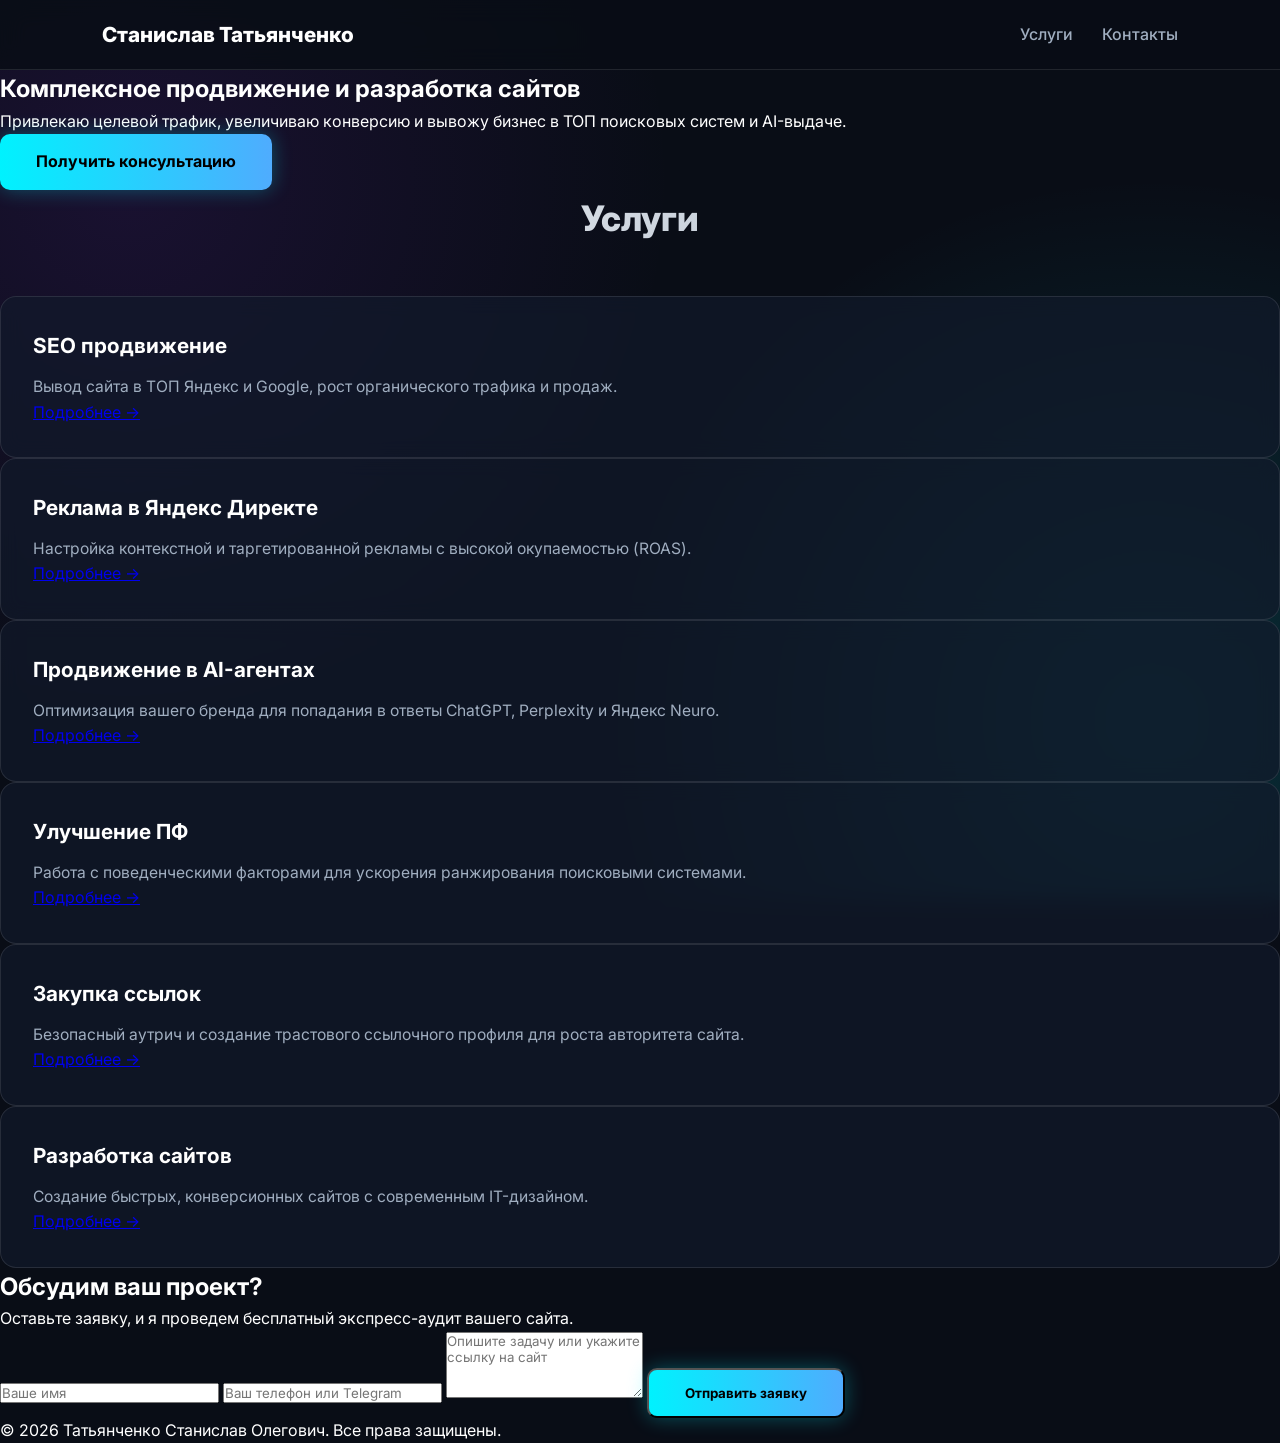
<file: index.html>
<!DOCTYPE html>
<html lang="ru">
<head>
  <meta charset="UTF-8">
  <meta name="viewport" content="width=device-width, initial-scale=1.0">
  <title>Татьянченко Станислав — Комплексное продвижение сайтов</title>
  <link rel="stylesheet" href="style.css">
</head>
<body>

  <header>
    <a href="index.html" class="logo">Станислав Татьянченко</a>
    <nav>
      <a href="#services">Услуги</a>
      <a href="#contact">Контакты</a>
    </nav>
  </header>

  <section class="hero">
    <h1>Комплексное продвижение и разработка сайтов</h1>
    <p>Привлекаю целевой трафик, увеличиваю конверсию и вывожу бизнес в ТОП поисковых систем и AI-выдаче.</p>
    <a href="#contact" class="btn">Получить консультацию</a>
  </section>

  <section class="services" id="services">
    <h2 class="section-title">Услуги</h2>
    <div class="grid">

      <div class="card">
        <h3>SEO продвижение</h3>
        <p>Вывод сайта в ТОП Яндекс и Google, рост органического трафика и продаж.</p>
        <a href="services/seo.html">Подробнее &rarr;</a>
      </div>

      <div class="card">
        <h3>Реклама в Яндекс Директе</h3>
        <p>Настройка контекстной и таргетированной рекламы с высокой окупаемостью (ROAS).</p>
        <a href="services/direct.html">Подробнее &rarr;</a>
      </div>

      <div class="card">
        <h3>Продвижение в AI-агентах</h3>
        <p>Оптимизация вашего бренда для попадания в ответы ChatGPT, Perplexity и Яндекс Neuro.</p>
        <a href="services/ai-agents.html">Подробнее &rarr;</a>
      </div>

      <div class="card">
        <h3>Улучшение ПФ</h3>
        <p>Работа с поведенческими факторами для ускорения ранжирования поисковыми системами.</p>
        <a href="services/pf.html">Подробнее &rarr;</a>
      </div>

      <div class="card">
        <h3>Закупка ссылок</h3>
        <p>Безопасный аутрич и создание трастового ссылочного профиля для роста авторитета сайта.</p>
        <a href="services/linkbuilding.html">Подробнее &rarr;</a>
      </div>

      <div class="card">
        <h3>Разработка сайтов</h3>
        <p>Создание быстрыx, конверсионных сайтов с современным IT-дизайном.</p>
        <a href="services/web-dev.html">Подробнее &rarr;</a>
      </div>

    </div>
  </section>

  <section class="contact-section" id="contact">
    <h2>Обсудим ваш проект?</h2>
    <p>Оставьте заявку, и я проведем бесплатный экспресс-аудит вашего сайта.</p>
    <form class="form" id="contactForm">
      <input type="text" placeholder="Ваше имя" required>
      <input type="tel" placeholder="Ваш телефон или Telegram" required>
      <textarea rows="4" placeholder="Опишите задачу или укажите ссылку на сайт"></textarea>
      <button type="submit" class="btn">Отправить заявку</button>
    </form>
  </section>

  <footer>
    <p>&copy; 2026 Татьянченко Станислав Олегович. Все права защищены.</p>
  </footer>

  <script src="script.js"></script>
</body>
</html>
</file>
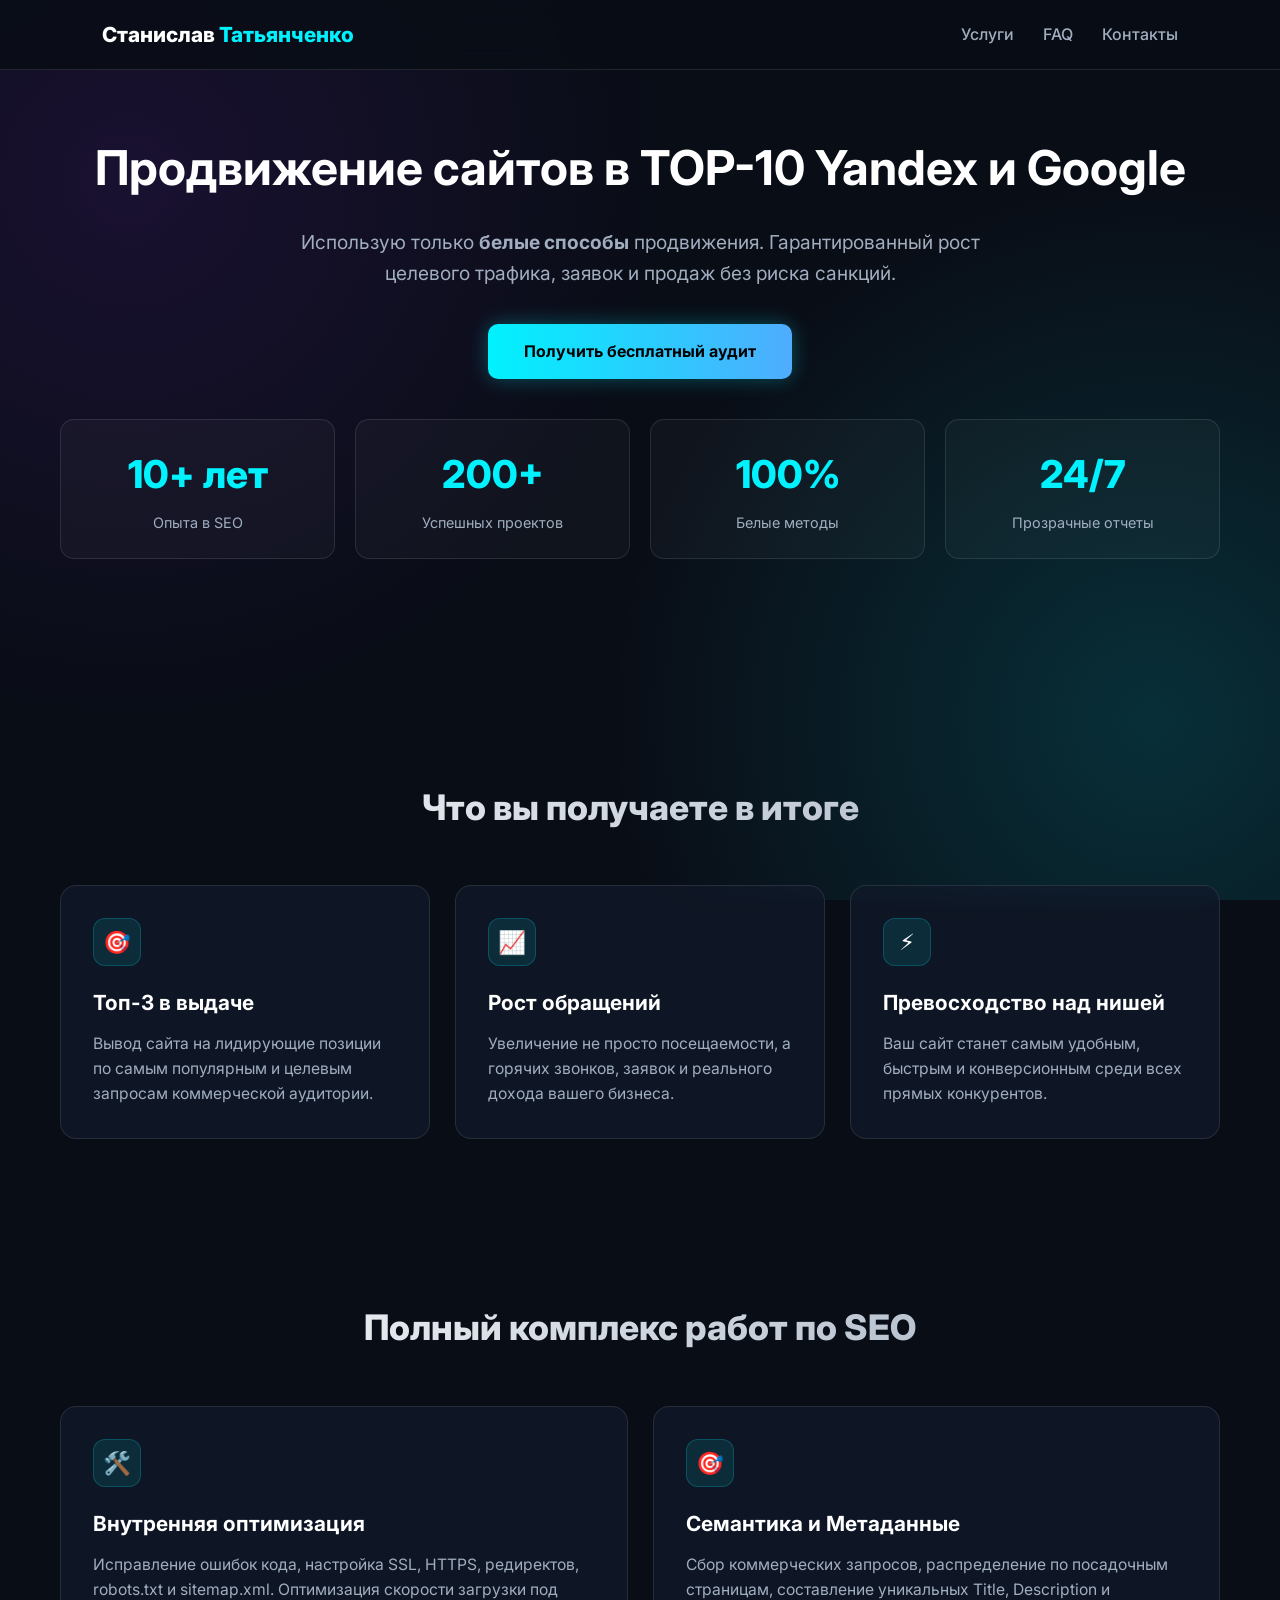
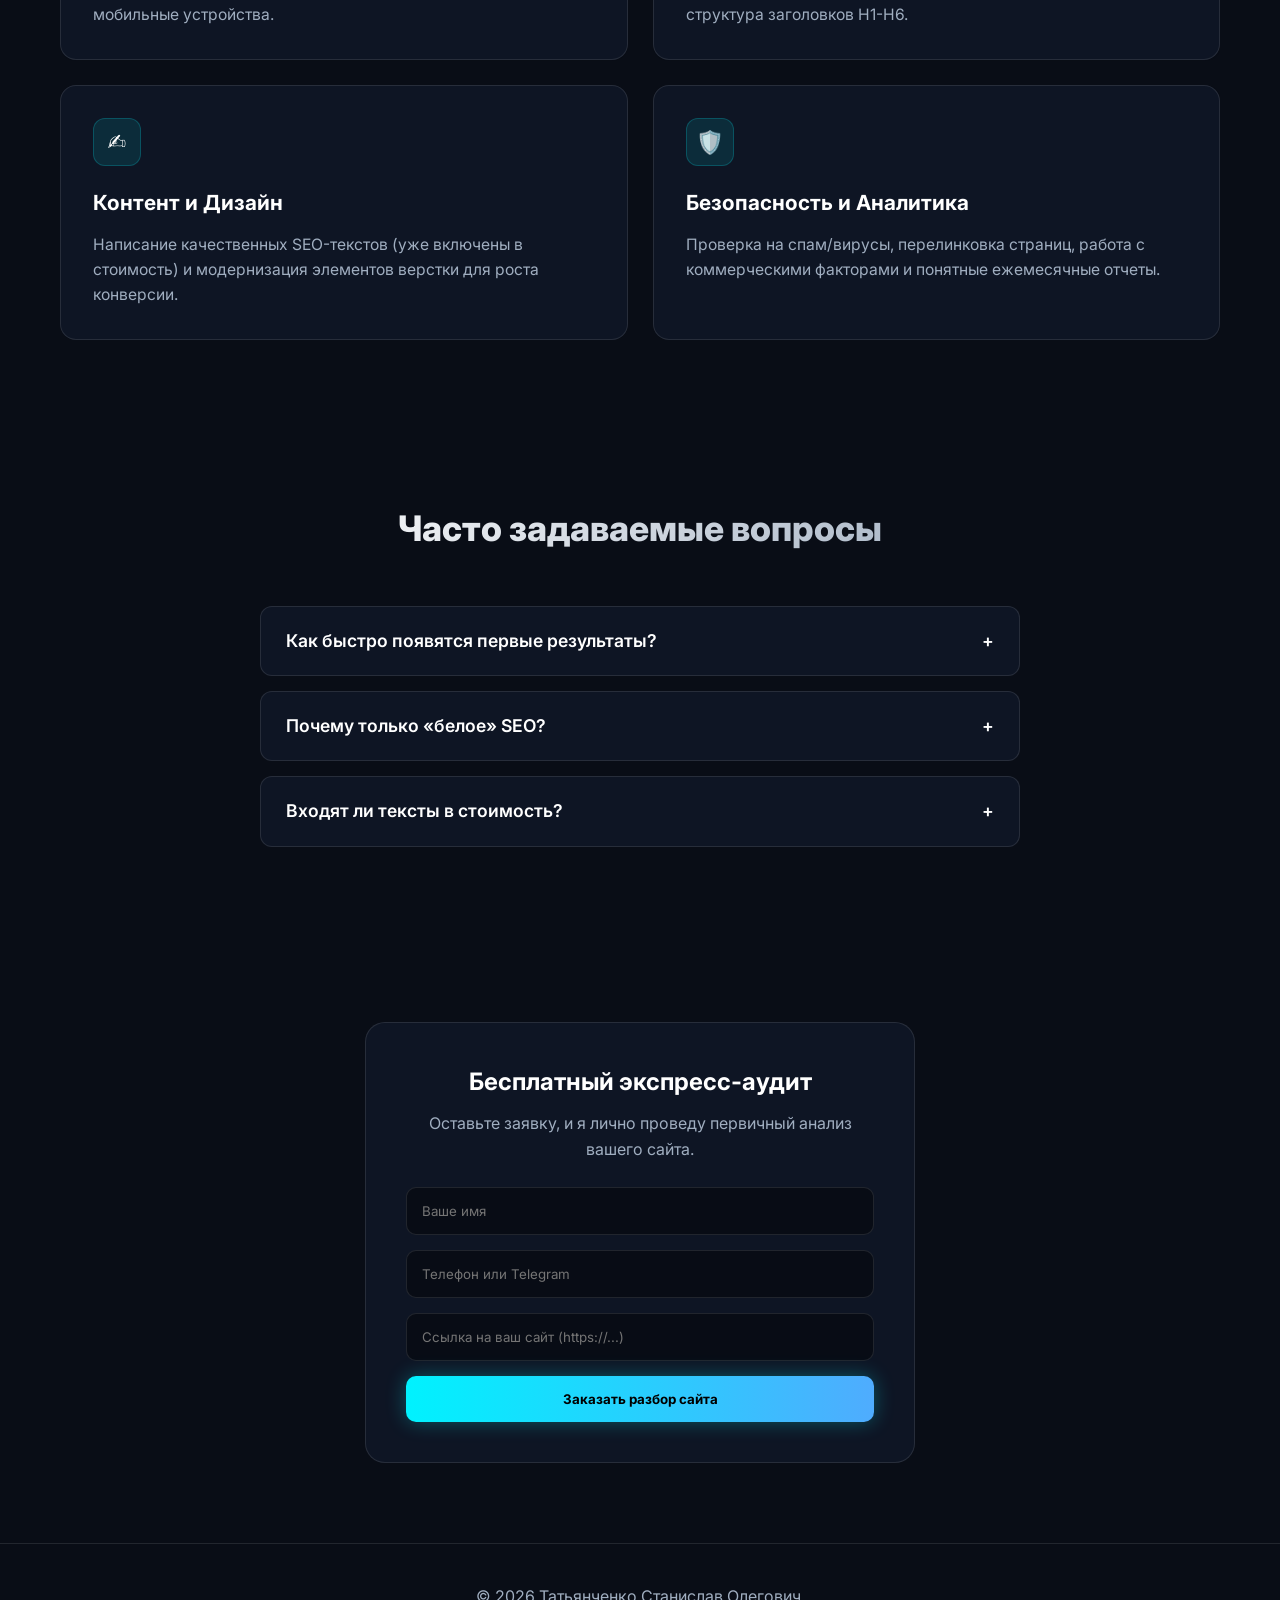
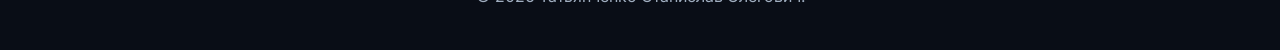
<file: services/seo.html>
<!DOCTYPE html>
<html lang="ru">
<head>
  <meta charset="UTF-8">
  <meta name="viewport" content="width=device-width, initial-scale=1.0">
  <title>SEO продвижение сайтов — Станислав Татьянченко</title>
  <link rel="stylesheet" href="../style.css">
</head>
<body>

  <header>
    <a href="../index.html" class="logo">Станислав <span>Татьянченко</span></a>
    <nav>
      <a href="../index.html#services">Услуги</a>
      <a href="#faq">FAQ</a>
      <a href="#contact">Контакты</a>
    </nav>
  </header>

  <main>
    <!-- Главный экран -->
    <section class="container" style="text-align: center; padding-top: 60px; padding-bottom: 40px;">
      <h1 style="font-size: 3rem; margin-bottom: 20px;">Продвижение сайтов в TOP-10 Yandex и Google</h1>
      <p style="font-size: 1.2rem; color: var(--text-sub); max-width: 750px; margin: 0 auto 35px;">
        Использую только <b>белые способы</b> продвижения. Гарантированный рост целевого трафика, заявок и продаж без риска санкций.
      </p>
      <a href="#contact" class="btn">Получить бесплатный аудит</a>
    </section>

    <!-- Цифры -->
    <section class="container" style="padding-top: 0;">
      <div class="stats-grid">
        <div class="stat-item">
          <div class="stat-number">10+ лет</div>
          <div class="stat-label">Опыта в SEO</div>
        </div>
        <div class="stat-item">
          <div class="stat-number">200+</div>
          <div class="stat-label">Успешных проектов</div>
        </div>
        <div class="stat-item">
          <div class="stat-number">100%</div>
          <div class="stat-label">Белые методы</div>
        </div>
        <div class="stat-item">
          <div class="stat-number">24/7</div>
          <div class="stat-label">Прозрачные отчеты</div>
        </div>
      </div>
    </section>

    <!-- Что вы получаете -->
    <section class="container">
      <h2 class="section-title">Что вы получаете в итоге</h2>
      <div class="grid-3">
        
        <div class="card">
          <div class="card-icon">🎯</div>
          <h3>Топ-3 в выдаче</h3>
          <p>Вывод сайта на лидирующие позиции по самым популярным и целевым запросам коммерческой аудитории.</p>
        </div>

        <div class="card">
          <div class="card-icon">📈</div>
          <h3>Рост обращений</h3>
          <p>Увеличение не просто посещаемости, а горячих звонков, заявок и реального дохода вашего бизнеса.</p>
        </div>

        <div class="card">
          <div class="card-icon">⚡</div>
          <h3>Превосходство над нишей</h3>
          <p>Ваш сайт станет самым удобным, быстрым и конверсионным среди всех прямых конкурентов.</p>
        </div>

      </div>
    </section>

    <!-- Полный комплекс работ -->
    <section class="container">
      <h2 class="section-title">Полный комплекс работ по SEO</h2>
      <div class="grid-2">
        
        <div class="card">
          <div class="card-icon">🛠️</div>
          <h3>Внутренняя оптимизация</h3>
          <p>Исправление ошибок кода, настройка SSL, HTTPS, редиректов, robots.txt и sitemap.xml. Оптимизация скорости загрузки под мобильные устройства.</p>
        </div>

        <div class="card">
          <div class="card-icon">🎯</div>
          <h3>Семантика и Метаданные</h3>
          <p>Сбор коммерческих запросов, распределение по посадочным страницам, составление уникальных Title, Description и структура заголовков H1-H6.</p>
        </div>

        <div class="card">
          <div class="card-icon">✍️</div>
          <h3>Контент и Дизайн</h3>
          <p>Написание качественных SEO-текстов (уже включены в стоимость) и модернизация элементов верстки для роста конверсии.</p>
        </div>

        <div class="card">
          <div class="card-icon">🛡️</div>
          <h3>Безопасность и Аналитика</h3>
          <p>Проверка на спам/вирусы, перелинковка страниц, работа с коммерческими факторами и понятные ежемесячные отчеты.</p>
        </div>

      </div>
    </section>

    <!-- FAQ -->
    <section class="container" id="faq" style="max-width: 800px;">
      <h2 class="section-title">Часто задаваемые вопросы</h2>
      
      <div class="faq-item" onclick="toggleFaq(this)">
        <div class="faq-title">Как быстро появятся первые результаты? <span>+</span></div>
        <div class="faq-content">Первые изменения видна уже через 3–6 недель после внедрения базовой внутренней оптимизации и индексации обновлений.</div>
      </div>

      <div class="faq-item" onclick="toggleFaq(this)">
        <div class="faq-title">Почему только «белое» SEO? <span>+</span></div>
        <div class="faq-content">Белые способы гарантируют долгосрочный результат. Сайт не заблокируют и он не попадет под санкции Яндекса или Google.</div>
      </div>

      <div class="faq-item" onclick="toggleFaq(this)">
        <div class="faq-title">Входят ли тексты в стоимость? <span>+</span></div>
        <div class="faq-content">Да! Разработка SEO-оптимизированных текстов полностью включена в стоимость продвижения.</div>
      </div>
    </section>

    <!-- Форма -->
    <section class="container" id="contact">
      <div class="form-container">
        <h2 style="text-align: center; margin-bottom: 10px;">Бесплатный экспресс-аудит</h2>
        <p style="text-align: center; color: var(--text-sub); margin-bottom: 25px;">Оставьте заявку, и я лично проведу первичный анализ вашего сайта.</p>
        
        <form id="simpleForm" onsubmit="handleSubmit(event)">
          <input type="text" placeholder="Ваше имя" required>
          <input type="text" placeholder="Телефон или Telegram" required>
          <input type="url" placeholder="Ссылка на ваш сайт (https://...)" required>
          <button type="submit" class="btn" style="width: 100%; border: none; cursor: pointer;">Заказать разбор сайта</button>
        </form>
      </div>
    </section>
  </main>

  <footer style="text-align: center; padding: 40px; color: var(--text-sub); border-top: 1px solid var(--card-border);">
    <p>&copy; 2026 Татьянченко Станислав Олегович.</p>
  </footer>

  <script>
    function toggleFaq(el) {
      const content = el.querySelector('.faq-content');
      const span = el.querySelector('.faq-title span');
      if (content.style.display === 'block') {
        content.style.display = 'none';
        span.textContent = '+';
      } else {
        content.style.display = 'block';
        span.textContent = '−';
      }
    }

    function handleSubmit(e) {
      e.preventDefault();
      alert('Спасибо за заявку! Станислав свяжется с вами в ближайшее время.');
      e.target.reset();
    }
  </script>
</body>
</html>
</file>
<file: style.css>
@import url('https://fonts.googleapis.com/css2?family=Inter:wght@400;500;600;700;800&display=swap');

:root {
  --bg-dark: #090d16;
  --card-bg: rgba(18, 26, 43, 0.7);
  --card-border: rgba(255, 255, 255, 0.1);
  --accent: #00f2fe;
  --accent-purple: #7928ca;
  --text-main: #ffffff;
  --text-sub: #a0aec0;
}

* {
  box-sizing: border-box;
  margin: 0;
  padding: 0;
  font-family: 'Inter', system-ui, sans-serif;
}

body {
  background-color: var(--bg-dark);
  color: var(--text-main);
  line-height: 1.6;
  background-image: 
    radial-gradient(circle at 10% 20%, rgba(121, 40, 202, 0.15) 0%, transparent 40%),
    radial-gradient(circle at 90% 80%, rgba(0, 242, 254, 0.15) 0%, transparent 40%);
  background-attachment: fixed;
}

/* Шапка */
header {
  display: flex;
  justify-content: space-between;
  align-items: center;
  padding: 18px 8%;
  background: rgba(9, 13, 22, 0.85);
  backdrop-filter: blur(12px);
  position: sticky;
  top: 0;
  z-index: 100;
  border-bottom: 1px solid var(--card-border);
}

.logo {
  font-size: 1.3rem;
  font-weight: 800;
  color: #fff;
  text-decoration: none;
}

.logo span {
  color: var(--accent);
}

nav a {
  color: var(--text-sub);
  text-decoration: none;
  margin-left: 25px;
  font-weight: 500;
  transition: color 0.3s;
}

nav a:hover {
  color: var(--accent);
}

/* Секции и контейнеры */
.container {
  max-width: 1200px;
  margin: 0 auto;
  padding: 80px 20px;
}

.section-title {
  font-size: 2.2rem;
  font-weight: 800;
  text-align: center;
  margin-bottom: 50px;
  background: linear-gradient(135deg, #ffffff 0%, #a0aec0 100%);
  -webkit-background-clip: text;
  -webkit-text-fill-color: transparent;
}

/* Улучшенная сетка карточек */
.grid-3 {
  display: grid;
  grid-template-columns: repeat(auto-fit, minmax(320px, 1fr));
  gap: 25px;
}

.grid-2 {
  display: grid;
  grid-template-columns: repeat(auto-fit, minmax(450px, 1fr));
  gap: 25px;
}

/* Премиальная стильная карточка */
.card {
  background: var(--card-bg);
  border: 1px solid var(--card-border);
  border-radius: 16px;
  padding: 32px;
  backdrop-filter: blur(10px);
  transition: all 0.3s ease;
  display: flex;
  flex-direction: column;
  position: relative;
  overflow: hidden;
}

.card:hover {
  transform: translateY(-5px);
  border-color: rgba(0, 242, 254, 0.4);
  box-shadow: 0 10px 30px rgba(0, 242, 254, 0.15);
}

.card-icon {
  width: 48px;
  height: 48px;
  background: rgba(0, 242, 254, 0.1);
  border: 1px solid rgba(0, 242, 254, 0.2);
  border-radius: 12px;
  display: flex;
  align-items: center;
  justify-content: center;
  font-size: 1.4rem;
  margin-bottom: 20px;
}

.card h3 {
  font-size: 1.3rem;
  font-weight: 700;
  margin-bottom: 12px;
  color: #fff;
}

.card p {
  color: var(--text-sub);
  font-size: 0.98rem;
  line-height: 1.6;
}

/* Статистика */
.stats-grid {
  display: grid;
  grid-template-columns: repeat(auto-fit, minmax(220px, 1fr));
  gap: 20px;
  margin-bottom: 60px;
}

.stat-item {
  background: rgba(255, 255, 255, 0.03);
  border: 1px solid var(--card-border);
  border-radius: 14px;
  padding: 24px;
  text-align: center;
}

.stat-number {
  font-size: 2.4rem;
  font-weight: 800;
  color: var(--accent);
  margin-bottom: 5px;
}

.stat-label {
  color: var(--text-sub);
  font-size: 0.9rem;
}

/* Кнопка */
.btn {
  display: inline-block;
  background: linear-gradient(90deg, #00f2fe, #4facfe);
  color: #000;
  padding: 15px 36px;
  border-radius: 10px;
  font-weight: 700;
  text-decoration: none;
  transition: all 0.3s;
  box-shadow: 0 0 20px rgba(0, 242, 254, 0.3);
}

.btn:hover {
  transform: translateY(-2px);
  box-shadow: 0 0 30px rgba(0, 242, 254, 0.6);
}

/* FAQ */
.faq-item {
  background: var(--card-bg);
  border: 1px solid var(--card-border);
  border-radius: 12px;
  padding: 20px 25px;
  margin-bottom: 15px;
  cursor: pointer;
}

.faq-title {
  display: flex;
  justify-content: space-between;
  font-weight: 600;
  font-size: 1.1rem;
}

.faq-content {
  display: none;
  margin-top: 12px;
  color: var(--text-sub);
  border-top: 1px solid rgba(255, 255, 255, 0.05);
  padding-top: 12px;
}

/* Форма */
.form-container {
  max-width: 550px;
  margin: 0 auto;
  background: var(--card-bg);
  border: 1px solid var(--card-border);
  padding: 40px;
  border-radius: 20px;
}

.form-container input {
  width: 100%;
  padding: 15px;
  margin-bottom: 15px;
  background: rgba(0, 0, 0, 0.4);
  border: 1px solid var(--card-border);
  border-radius: 10px;
  color: #fff;
}

.form-container input:focus {
  outline: none;
  border-color: var(--accent);
}
</file>
